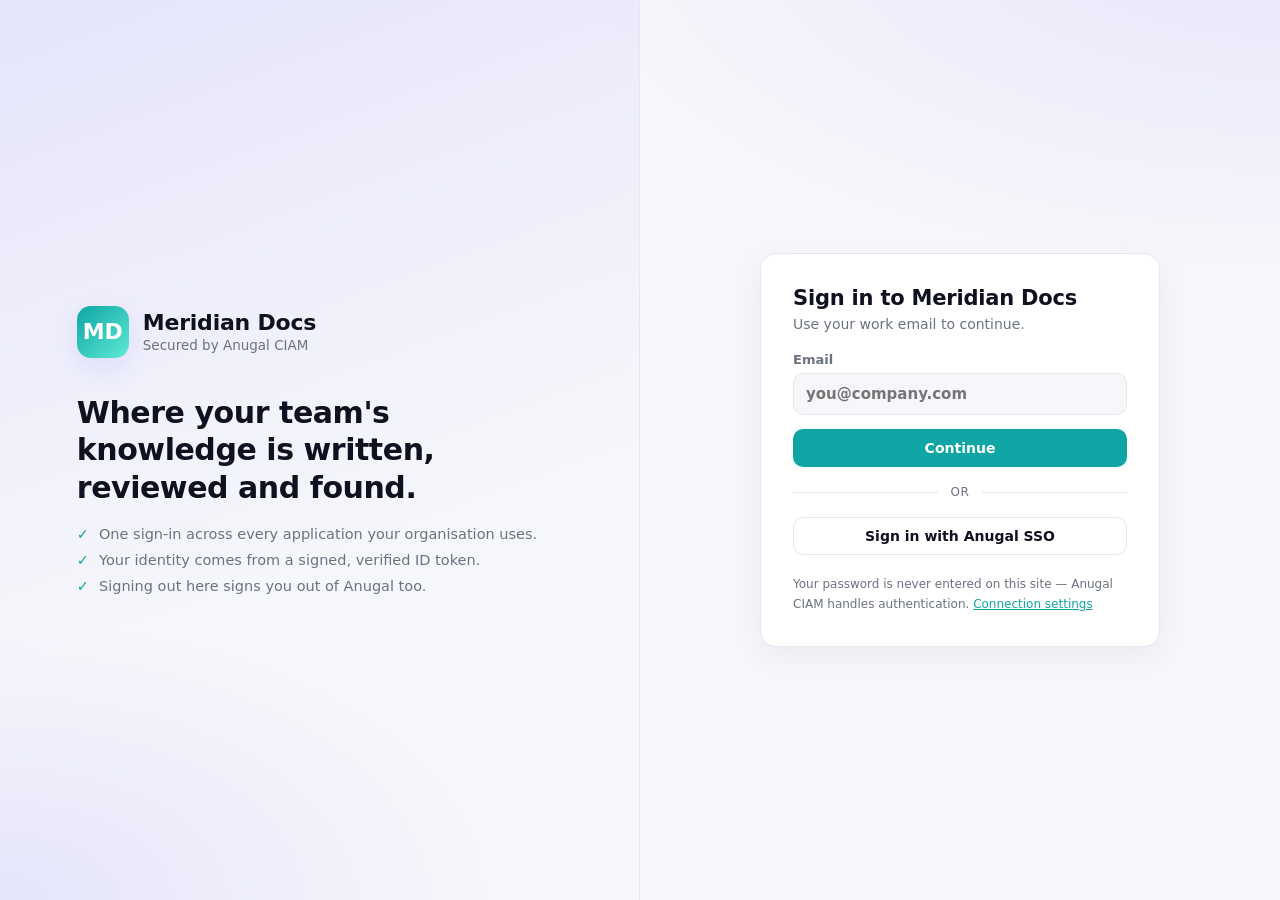
<file: index.html>
<!doctype html>
<html lang="en">
  <head>
    <meta charset="utf-8" />
    <meta name="viewport" content="width=device-width, initial-scale=1" />
    <title>Meridian Docs</title>
    <link rel="stylesheet" href="assets/app.css" />
  </head>
  <body data-loading>
    <header class="topbar">
      <div class="topbar-inner">
        <a class="topbar-brand" data-href="home" href="#">
          <span class="logo sm" data-app-initials></span>
          <span data-app-name></span>
        </a>
        <nav class="topnav" aria-label="Primary">
          <a href="#" aria-current="page">Home</a>
          <a href="#">Documents</a>
          <a href="#">Shared</a>
          <a href="#">Templates</a>
          <a data-href="settings" href="#">Settings</a>
        </nav>
        <div class="topbar-right">
          <a id="sibling-link" class="sibling-link" hidden></a>
          <div class="user-chip">
            <span class="avatar" id="user-initials"></span>
            <span class="user-text">
              <strong id="user-name"></strong>
              <span id="user-email"></span>
            </span>
          </div>
          <button type="button" class="secondary sm" data-sign-out>Sign out</button>
        </div>
      </div>
    </header>

    <main class="dash">
      <div class="dash-head">
        <div>
          <p class="eyebrow" id="org-name">Workspace</p>
          <h1 id="greeting">Welcome</h1>
          <p class="muted">Pick up where you left off. All documents here are sample data.</p>
        </div>
        <div class="segmented" role="group" aria-label="Date range">
          <button type="button" data-range="7" aria-pressed="false">7 days</button>
          <button type="button" data-range="30" aria-pressed="true">30 days</button>
          <button type="button" data-range="90" aria-pressed="false">90 days</button>
        </div>
      </div>

      <section class="kpis" id="kpis" aria-label="Workspace summary"></section>

      <section class="grid two-one">
        <div class="card">
          <div class="card-head">
            <h2>Edits per day</h2>
          </div>
          <div id="chart-edits"></div>
        </div>
        <div class="card">
          <div class="card-head">
            <h2>Documents by space</h2>
          </div>
          <div id="chart-spaces"></div>
        </div>
      </section>

      <section class="grid two-one">
        <div class="card">
          <div class="card-head">
            <h2>Recent documents</h2>
          </div>
          <div class="table-scroll">
            <table class="data">
              <thead>
                <tr>
                  <th>Title</th>
                  <th>Space</th>
                  <th>Owner</th>
                  <th class="num">Updated</th>
                </tr>
              </thead>
              <tbody id="recent-docs"></tbody>
            </table>
          </div>
        </div>
        <div class="card">
          <div class="card-head">
            <h2>Activity</h2>
          </div>
          <ul class="feed" id="activity"></ul>
        </div>
      </section>

      <section class="card">
        <div class="card-head">
          <h2>Your session</h2>
        </div>
        <div class="verify ok">✓ Identity from a verified Anugal ID token</div>
        <p class="muted small" id="token-expiry"></p>
        <table>
          <tbody id="claims"></tbody>
        </table>
      </section>
    </main>

    <div id="session-ended" class="overlay">
      <div class="overlay-card">
        <div class="eyebrow">Anugal CIAM</div>
        <div class="glyph">🔒</div>
        <div class="title">Session ended</div>
        <div class="reason" id="session-ended-reason"></div>
        <div class="body">
          This application signs in through Anugal CIAM. That session has ended,
          so the application is signed out too.
        </div>
        <a id="portal-link" href="#">Return to Anugal sign-in</a>
      </div>
    </div>

    <script src="assets/app-identity.js"></script>
    <script src="config.js"></script>
    <script src="assets/runtime-config.js"></script>
    <script src="assets/oidc-client.js"></script>
    <script src="assets/app-shell.js"></script>
    <script src="assets/charts.js"></script>
    <script src="assets/dashboard.js"></script>
    <script src="assets/home.js"></script>
  </body>
</html>
</file>
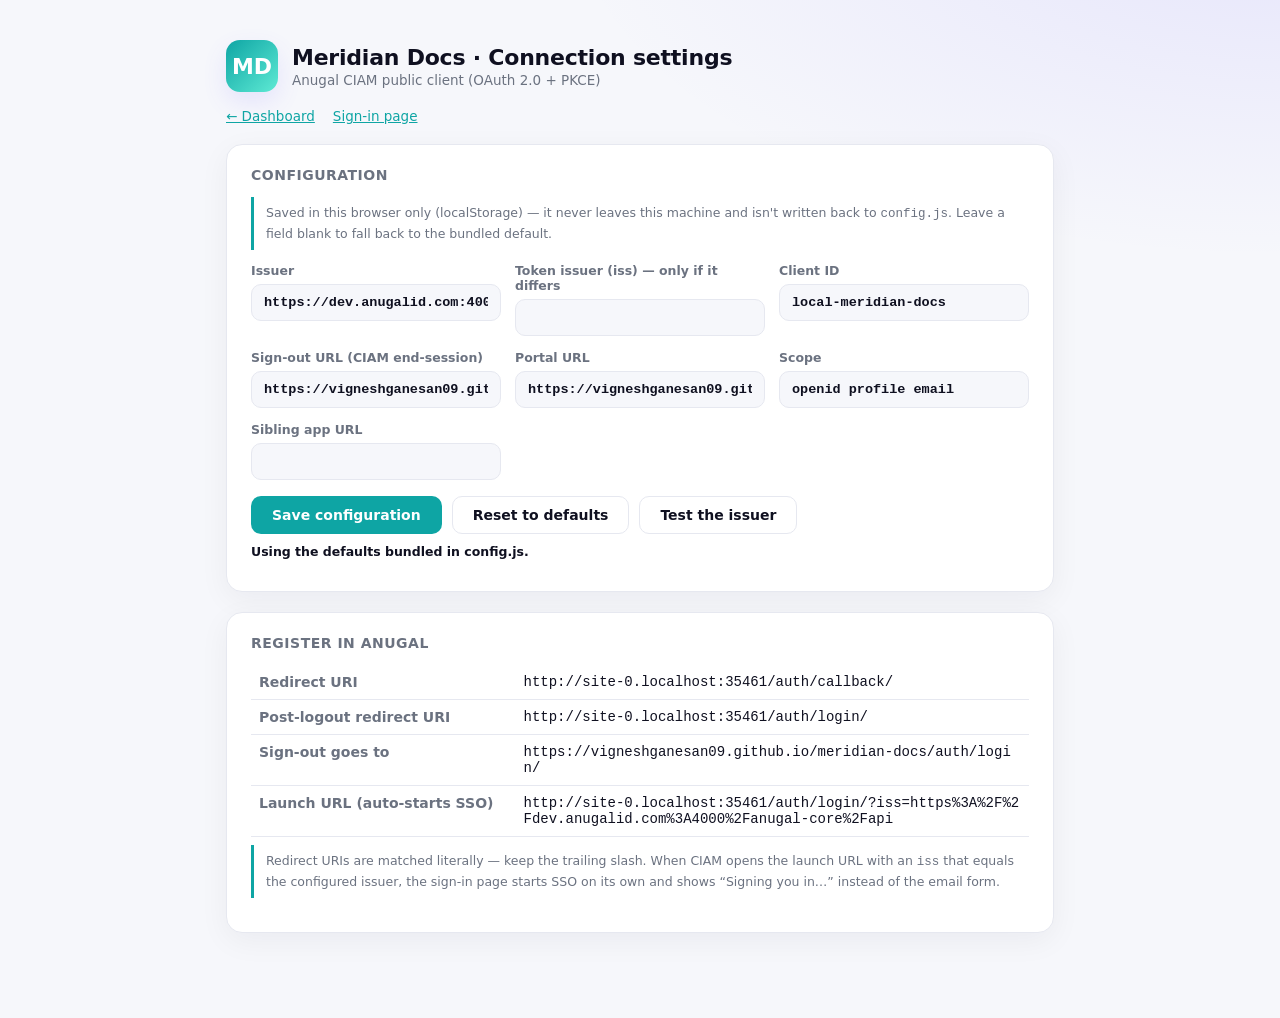
<file: settings/index.html>
<!doctype html>
<html lang="en">
  <head>
    <meta charset="utf-8" />
    <meta name="viewport" content="width=device-width, initial-scale=1" />
    <title>Connection settings</title>
    <link rel="stylesheet" href="../assets/app.css" />
  </head>
  <body>
    <div class="wrap">
      <div class="brand">
        <div class="logo" data-app-initials></div>
        <div>
          <h1><span data-app-name></span> · Connection settings</h1>
          <p>Anugal CIAM public client (OAuth 2.0 + PKCE)</p>
        </div>
      </div>
      <p class="backlinks">
        <a data-href="home" href="#">← Dashboard</a>
        <a data-href="login" href="#">Sign-in page</a>
      </p>

      <div class="card">
        <h2>Configuration</h2>
        <p class="note">
          Saved in this browser only (localStorage) — it never leaves this
          machine and isn't written back to <code>config.js</code>. Leave a
          field blank to fall back to the bundled default.
        </p>
        <div class="config-form">
          <label>
            <span>Issuer</span>
            <input type="text" id="cfg-issuer" autocomplete="off" spellcheck="false" />
          </label>
          <label>
            <span>Token issuer (iss) — only if it differs</span>
            <input type="text" id="cfg-token-issuer" autocomplete="off" spellcheck="false" />
          </label>
          <label>
            <span>Client ID</span>
            <input type="text" id="cfg-client-id" autocomplete="off" spellcheck="false" />
          </label>
          <label>
            <span>Sign-out URL (CIAM end-session)</span>
            <input type="text" id="cfg-end-session-url" autocomplete="off" spellcheck="false" />
          </label>
          <label>
            <span>Portal URL</span>
            <input type="text" id="cfg-portal-url" autocomplete="off" spellcheck="false" />
          </label>
          <label>
            <span>Scope</span>
            <input type="text" id="cfg-scope" autocomplete="off" spellcheck="false" />
          </label>
          <label>
            <span>Sibling app URL</span>
            <input type="text" id="cfg-sibling-url" autocomplete="off" spellcheck="false" />
          </label>
        </div>
        <div class="actions">
          <button type="button" class="primary" id="cfg-save">Save configuration</button>
          <button type="button" class="secondary" id="cfg-reset">Reset to defaults</button>
          <button type="button" class="secondary" id="test-issuer">Test the issuer</button>
        </div>
        <div id="cfg-status" class="verify"></div>
        <div id="issuer-status" class="verify"></div>
      </div>

      <div class="card">
        <h2>Register in Anugal</h2>
        <table>
          <tbody>
            <tr>
              <td class="k">Redirect URI</td>
              <td class="v" id="uri-callback"></td>
            </tr>
            <tr>
              <td class="k">Post-logout redirect URI</td>
              <td class="v" id="uri-logout"></td>
            </tr>
            <tr>
              <td class="k">Sign-out goes to</td>
              <td class="v" id="uri-end-session"></td>
            </tr>
            <tr>
              <td class="k">Launch URL (auto-starts SSO)</td>
              <td class="v" id="uri-launch"></td>
            </tr>
          </tbody>
        </table>
        <p class="note">
          Redirect URIs are matched literally — keep the trailing slash. When
          CIAM opens the launch URL with an <code>iss</code> that equals the
          configured issuer, the sign-in page starts SSO on its own and shows
          “Signing you in…” instead of the email form.
        </p>
      </div>
    </div>

    <script src="../assets/app-identity.js"></script>
    <script src="../config.js"></script>
    <script src="../assets/runtime-config.js"></script>
    <script src="../assets/oidc-client.js"></script>
    <script src="../assets/app-shell.js"></script>
    <script src="../assets/settings.js"></script>
  </body>
</html>
</file>
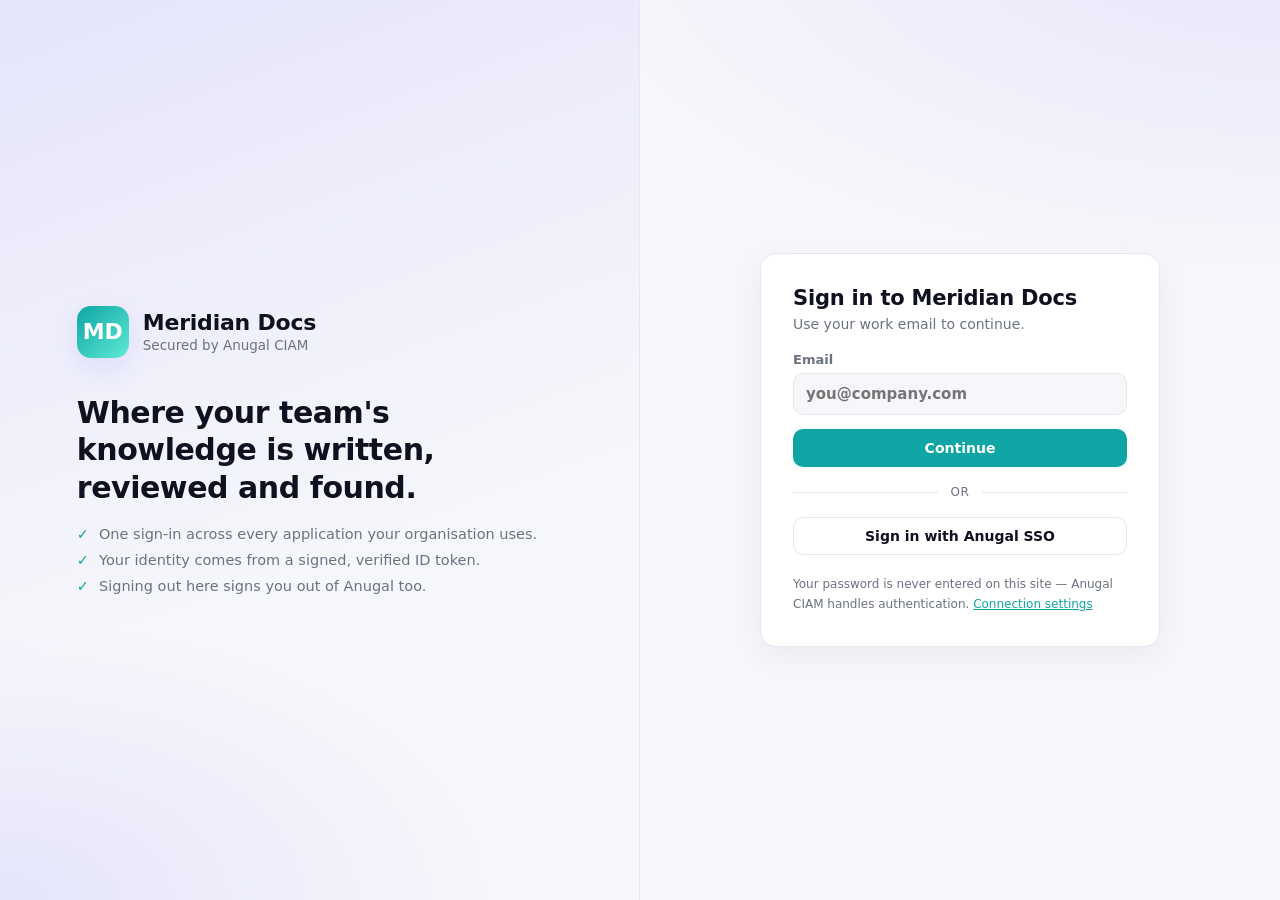
<file: auth/callback/index.html>
<!doctype html>
<html lang="en">
  <head>
    <meta charset="utf-8" />
    <meta name="viewport" content="width=device-width, initial-scale=1" />
    <meta name="referrer" content="no-referrer" />
    <title>Signing you in…</title>
    <link rel="stylesheet" href="../../assets/app.css" />
  </head>
  <body class="auth-body">
    <main class="auth-panel center">
      <div class="card auth-card">
        <div class="signing-in">
          <div class="spinner" aria-hidden="true"></div>
          <h2 class="auth-title">Signing you in…</h2>
          <p class="muted">Verifying your sign-in with Anugal CIAM.</p>
        </div>
      </div>
    </main>

    <script src="../../assets/app-identity.js"></script>
    <script src="../../config.js"></script>
    <script src="../../assets/runtime-config.js"></script>
    <script src="../../assets/oidc-client.js"></script>
    <script src="../../assets/app-shell.js"></script>
    <script src="../../assets/callback.js"></script>
  </body>
</html>
</file>
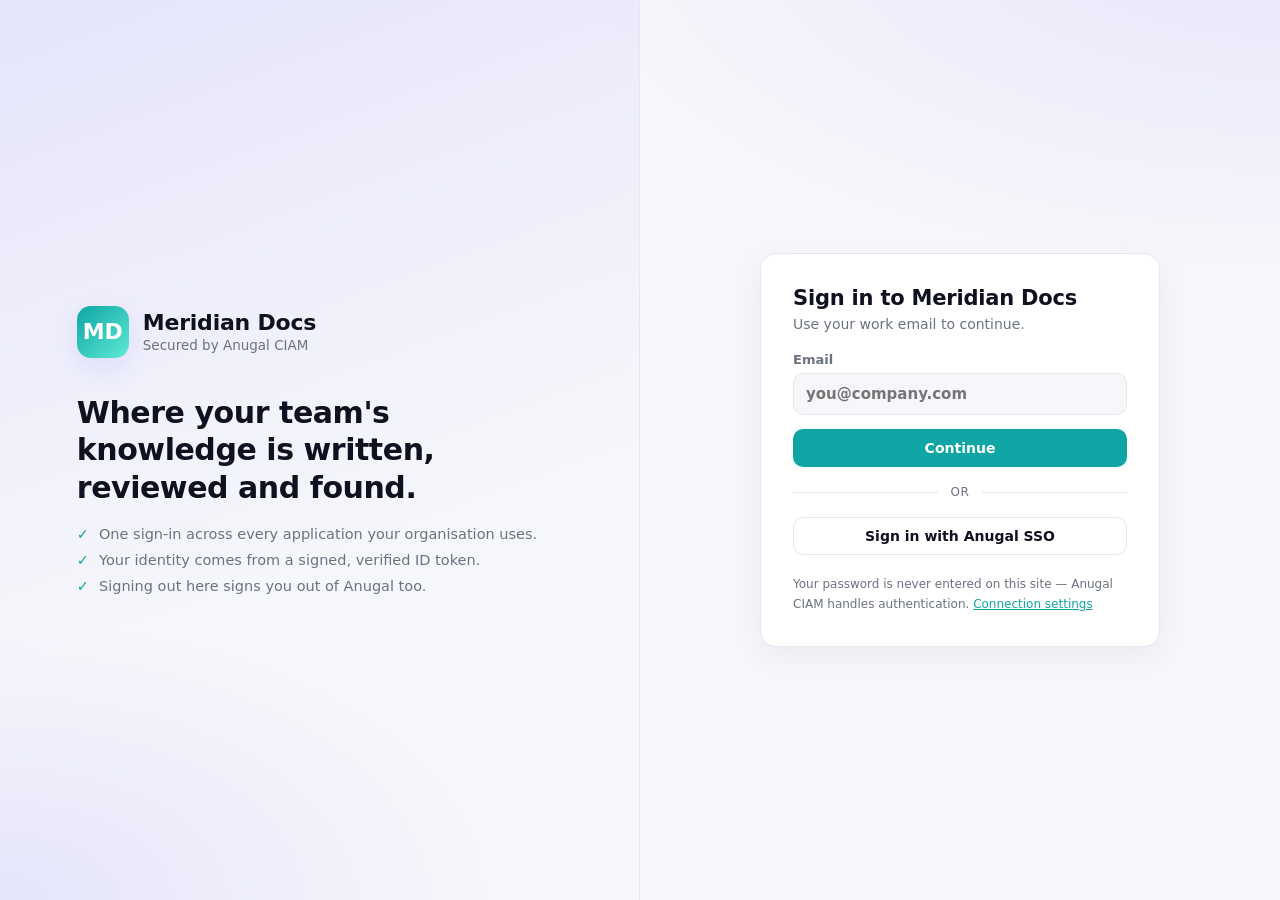
<file: auth/login/index.html>
<!doctype html>
<html lang="en">
  <head>
    <meta charset="utf-8" />
    <meta name="viewport" content="width=device-width, initial-scale=1" />
    <meta name="referrer" content="no-referrer" />
    <title>Sign in</title>
    <link rel="stylesheet" href="../../assets/app.css" />
  </head>
  <body class="auth-body">
    <div class="auth-layout">
      <section class="auth-hero" aria-hidden="true">
        <div class="brand">
          <div class="logo" data-app-initials></div>
          <div>
            <h1 data-app-name></h1>
            <p>Secured by Anugal CIAM</p>
          </div>
        </div>
        <p class="auth-hero-tagline" data-app-tagline></p>
        <ul class="auth-hero-points">
          <li>One sign-in across every application your organisation uses.</li>
          <li>Your identity comes from a signed, verified ID token.</li>
          <li>Signing out here signs you out of Anugal too.</li>
        </ul>
      </section>

      <main class="auth-panel">
        <div class="card auth-card">
          <!-- Shown while an SSO launch from CIAM is being handed off. -->
          <div id="state-signing-in" class="signing-in" hidden>
            <div class="spinner" aria-hidden="true"></div>
            <h2 class="auth-title">Signing you in…</h2>
            <p class="muted" id="signing-in-detail">Redirecting to Anugal CIAM.</p>
          </div>

          <!-- The normal sign-in page. -->
          <div id="state-form" hidden>
            <h2 class="auth-title">Sign in to <span data-app-name></span></h2>
            <p class="muted">Use your work email to continue.</p>

            <div id="login-error" class="banner err" role="alert" hidden>
              <strong>Sign-in failed.</strong>
              <span id="login-error-text"></span>
            </div>
            <div id="login-info" class="banner info" role="status" hidden></div>

            <form id="email-form" class="auth-form" novalidate>
              <label>
                <span>Email</span>
                <input
                  type="email"
                  id="email"
                  name="email"
                  autocomplete="username"
                  placeholder="you@company.com"
                  required
                />
              </label>
              <button type="submit" class="primary block" id="email-continue">Continue</button>
            </form>

            <div class="divider"><span>or</span></div>

            <button type="button" class="secondary block" id="sso-button">
              Sign in with Anugal SSO
            </button>

            <p class="fineprint">
              Your password is never entered on this site — Anugal CIAM handles
              authentication. <a data-href="settings" href="#">Connection settings</a>
            </p>
          </div>
        </div>
      </main>
    </div>

    <script src="../../assets/app-identity.js"></script>
    <script src="../../config.js"></script>
    <script src="../../assets/runtime-config.js"></script>
    <script src="../../assets/oidc-client.js"></script>
    <script src="../../assets/app-shell.js"></script>
    <script src="../../assets/login.js"></script>
  </body>
</html>
</file>
<file: assets/app.css>
/*
 * Shared look for the demo applications. Each page sets its own --accent, so a
 * second app is a new HTML file and one colour rather than a copy of this file.
 */

:root {
  --accent: #6d5efc;
  --accent-soft: rgba(109, 94, 252, 0.12);
  --ink: #0f1020;
  --muted: #6b7280;
  --line: #e6e8f0;
  --surface: #ffffff;
  --canvas: #f6f7fb;
  --ok: #16a34a;
  --ok-soft: rgba(22, 163, 74, 0.12);
  --err: #dc2626;
  --err-soft: rgba(220, 38, 38, 0.1);
  --shadow: 0 8px 30px rgba(15, 16, 32, 0.05);
  --accent-2: #9b8bff;
  --series-1: #2a78d6;
  --series-1-soft: rgba(42, 120, 214, 0.12);
  --warn-soft: rgba(234, 179, 8, 0.14);
}

@media (prefers-color-scheme: dark) {
  :root:not([data-theme="light"]) {
    --ink: #f3f4f8;
    --muted: #9aa0b4;
    --line: rgba(255, 255, 255, 0.1);
    --surface: #16131f;
    --canvas: #0c0a12;
    --accent-soft: rgba(109, 94, 252, 0.2);
    --ok-soft: rgba(22, 163, 74, 0.18);
    --err-soft: rgba(220, 38, 38, 0.18);
    --shadow: 0 8px 30px rgba(0, 0, 0, 0.4);
    --series-1: #3987e5;
    --series-1-soft: rgba(57, 135, 229, 0.18);
  }
}

* {
  box-sizing: border-box;
}

body {
  margin: 0;
  min-height: 100vh;
  font-family: system-ui, -apple-system, "Segoe UI", Roboto, sans-serif;
  color: var(--ink);
  background:
    radial-gradient(1200px 600px at 100% -10%, var(--accent-soft), transparent 60%),
    var(--canvas);
}

.wrap {
  max-width: 860px;
  margin: 0 auto;
  padding: 40px 16px 64px;
}

/* ---- header ------------------------------------------------------------- */

.brand {
  display: flex;
  align-items: center;
  gap: 14px;
  margin-bottom: 28px;
}

.logo {
  width: 52px;
  height: 52px;
  flex-shrink: 0;
  border-radius: 14px;
  background: linear-gradient(135deg, var(--accent), var(--accent-2));
  display: flex;
  align-items: center;
  justify-content: center;
  color: #fff;
  font-weight: 800;
  font-size: 22px;
  box-shadow: 0 10px 24px var(--accent-soft);
}

.brand h1 {
  margin: 0;
  font-size: 22px;
  letter-spacing: -0.01em;
}

.brand p {
  margin: 2px 0 0;
  color: var(--muted);
  font-size: 13.5px;
}

/* ---- surfaces ----------------------------------------------------------- */

.card {
  background: var(--surface);
  border: 1px solid var(--line);
  border-radius: 16px;
  padding: 22px 24px;
  box-shadow: var(--shadow);
  margin-bottom: 20px;
}

h2 {
  margin: 0 0 14px;
  font-size: 14px;
  text-transform: uppercase;
  letter-spacing: 0.5px;
  color: var(--muted);
}

.pill {
  display: inline-flex;
  align-items: center;
  gap: 8px;
  padding: 6px 12px;
  border-radius: 999px;
  font-size: 13px;
  font-weight: 600;
}

.pill.ok {
  background: var(--ok-soft);
  color: var(--ok);
}

.pill.neutral {
  background: var(--accent-soft);
  color: var(--accent);
}

.pill.err {
  background: var(--err-soft);
  color: var(--err);
}

.dot {
  width: 8px;
  height: 8px;
  border-radius: 50%;
  background: currentColor;
}

.note {
  margin-top: 8px;
  padding: 6px 0 6px 12px;
  border-left: 3px solid var(--accent);
  font-size: 12.5px;
  color: var(--muted);
  line-height: 1.6;
}

/* ---- data --------------------------------------------------------------- */

table {
  width: 100%;
  border-collapse: collapse;
  font-size: 14px;
}

td {
  padding: 9px 8px;
  border-bottom: 1px solid var(--line);
  vertical-align: top;
}

td.k {
  width: 34%;
  color: var(--muted);
  font-weight: 600;
  word-break: break-word;
}

td.v {
  font-family: ui-monospace, "SF Mono", Menlo, monospace;
  word-break: break-all;
}

.empty {
  padding: 6px 2px;
  font-size: 14px;
  color: var(--muted);
}

.meta {
  font-size: 12.5px;
  color: var(--muted);
  line-height: 1.7;
}

.meta span {
  font-family: ui-monospace, "SF Mono", Menlo, monospace;
  word-break: break-all;
}

.verify {
  margin-top: 10px;
  font-size: 12.5px;
  font-weight: 600;
}

.verify.ok {
  color: var(--ok);
}

.verify.err {
  color: var(--err);
}

/* ---- configuration form --------------------------------------------------- */

.config-form {
  display: grid;
  grid-template-columns: repeat(auto-fit, minmax(220px, 1fr));
  gap: 14px;
  margin-top: 4px;
}

.config-form label {
  display: flex;
  flex-direction: column;
  gap: 6px;
  font-size: 12.5px;
  font-weight: 600;
  color: var(--muted);
}

.config-form input {
  font: inherit;
  font-size: 13.5px;
  font-family: ui-monospace, "SF Mono", Menlo, monospace;
  padding: 10px 12px;
  border-radius: 10px;
  border: 1px solid var(--line);
  background: var(--canvas);
  color: var(--ink);
}

.config-form input::placeholder {
  color: var(--muted);
  opacity: 0.7;
}

.config-form input:focus-visible {
  outline: 2px solid var(--accent);
  outline-offset: 1px;
  border-color: var(--accent);
}

/* ---- actions ------------------------------------------------------------ */

.actions {
  display: flex;
  flex-wrap: wrap;
  gap: 10px;
  margin-top: 16px;
}

button {
  white-space: nowrap;
  font: inherit;
  font-weight: 700;
  font-size: 14px;
  padding: 10px 20px;
  border-radius: 10px;
  border: 1px solid transparent;
  cursor: pointer;
}

button.primary {
  background: var(--accent);
  color: #fff;
}

button.secondary {
  background: transparent;
  border-color: var(--line);
  color: var(--ink);
}

button:hover {
  filter: brightness(1.05);
}

button:focus-visible {
  outline: 2px solid var(--accent);
  outline-offset: 2px;
}

/* ---- app index ---------------------------------------------------------- */

.app-list {
  display: grid;
  grid-template-columns: repeat(auto-fit, minmax(240px, 1fr));
  gap: 16px;
}

.app-link {
  display: flex;
  align-items: center;
  gap: 14px;
  padding: 18px;
  border: 1px solid var(--line);
  border-radius: 14px;
  background: var(--surface);
  text-decoration: none;
  color: inherit;
  box-shadow: var(--shadow);
}

.app-link:hover {
  border-color: var(--accent);
}

.app-link strong {
  display: block;
  font-size: 15px;
}

.app-link span {
  font-size: 12.5px;
  color: var(--muted);
}

/* ---- session-ended overlay ---------------------------------------------- */

.overlay {
  position: fixed;
  inset: 0;
  z-index: 9999;
  display: none;
  align-items: center;
  justify-content: center;
  padding: 20px;
  background: rgba(7, 4, 14, 0.92);
}

.overlay[data-open="true"] {
  display: flex;
}

.overlay-card {
  max-width: 440px;
  padding: 34px 38px;
  text-align: center;
  border-radius: 18px;
  background: #140c22;
  border: 1px solid rgba(196, 181, 253, 0.18);
  box-shadow: 0 30px 80px rgba(0, 0, 0, 0.6);
}

.overlay-card .eyebrow {
  font-size: 13px;
  font-weight: 700;
  letter-spacing: 0.08em;
  text-transform: uppercase;
  color: #c4b5fd;
}

.overlay-card .glyph {
  margin-top: 14px;
  font-size: 40px;
  line-height: 1;
}

.overlay-card .title {
  margin-top: 12px;
  font-size: 22px;
  font-weight: 800;
  color: #f5f3ff;
}

.overlay-card .reason {
  margin-top: 8px;
  font-size: 14px;
  color: #c4b5fd;
}

.overlay-card .body {
  margin-top: 12px;
  font-size: 12.5px;
  line-height: 1.6;
  color: #9b93b5;
}

.overlay-card a {
  display: inline-block;
  margin-top: 22px;
  padding: 11px 24px;
  border-radius: 10px;
  background: #e6b84c;
  color: #2a1e00;
  font-weight: 800;
  font-size: 14.5px;
  text-decoration: none;
}

/* ---- shared text -------------------------------------------------------- */

a {
  color: var(--accent);
}

.muted {
  color: var(--muted);
}

.small {
  font-size: 12.5px;
}

.mono {
  font-family: ui-monospace, "SF Mono", Menlo, monospace;
}

.eyebrow {
  margin: 0 0 4px;
  font-size: 12px;
  font-weight: 700;
  letter-spacing: 0.06em;
  text-transform: uppercase;
  color: var(--accent);
}

.backlinks {
  display: flex;
  gap: 18px;
  margin: -12px 0 20px;
  font-size: 13.5px;
}

button.block {
  width: 100%;
}

button.sm {
  padding: 7px 14px;
  font-size: 13px;
}

button:disabled {
  opacity: 0.6;
  cursor: default;
}

.logo.sm {
  width: 32px;
  height: 32px;
  border-radius: 9px;
  font-size: 13px;
  box-shadow: none;
}

.banner {
  margin: 16px 0 0;
  padding: 10px 12px;
  border-radius: 10px;
  font-size: 13.5px;
  line-height: 1.5;
}

.banner strong {
  margin-right: 4px;
}

.banner.err {
  background: var(--err-soft);
  color: var(--err);
}

.banner.info {
  background: var(--accent-soft);
  color: var(--ink);
}

/* ---- sign-in ------------------------------------------------------------ */

.auth-layout {
  display: grid;
  grid-template-columns: minmax(0, 1fr) minmax(0, 1fr);
  min-height: 100vh;
}

.auth-hero {
  display: flex;
  flex-direction: column;
  justify-content: center;
  padding: 48px clamp(24px, 6vw, 88px);
  background:
    radial-gradient(700px 400px at 0% 100%, var(--accent-soft), transparent 70%),
    linear-gradient(160deg, var(--accent-soft), transparent 60%);
  border-right: 1px solid var(--line);
}

.auth-hero-tagline {
  margin: 8px 0 20px;
  font-size: clamp(22px, 2.6vw, 30px);
  font-weight: 750;
  line-height: 1.25;
  letter-spacing: -0.015em;
  max-width: 480px;
}

.auth-hero-points {
  margin: 0;
  padding: 0;
  list-style: none;
  display: grid;
  gap: 10px;
  color: var(--muted);
  font-size: 14.5px;
}

.auth-hero-points li::before {
  content: "✓";
  margin-right: 10px;
  color: var(--accent);
  font-weight: 800;
}

.auth-panel {
  display: flex;
  align-items: center;
  justify-content: center;
  padding: 32px 16px;
}

.auth-panel.center {
  min-height: 100vh;
}

.auth-card {
  width: 100%;
  max-width: 400px;
  padding: 32px;
  margin: 0;
}

.auth-title {
  margin: 0 0 6px;
  font-size: 21px;
  text-transform: none;
  letter-spacing: -0.01em;
  color: var(--ink);
}

.auth-card .muted {
  margin: 0;
  font-size: 14px;
}

.auth-form {
  display: grid;
  gap: 14px;
  margin-top: 20px;
}

.auth-form label {
  display: grid;
  gap: 6px;
  font-size: 13px;
  font-weight: 600;
  color: var(--muted);
}

.auth-form input {
  font: inherit;
  font-size: 15px;
  padding: 11px 12px;
  border-radius: 10px;
  border: 1px solid var(--line);
  background: var(--canvas);
  color: var(--ink);
}

.auth-form input:focus-visible {
  outline: 2px solid var(--accent);
  outline-offset: 1px;
  border-color: var(--accent);
}

.divider {
  display: flex;
  align-items: center;
  gap: 12px;
  margin: 18px 0;
  color: var(--muted);
  font-size: 12px;
  text-transform: uppercase;
  letter-spacing: 0.06em;
}

.divider::before,
.divider::after {
  content: "";
  flex: 1;
  height: 1px;
  background: var(--line);
}

.fineprint {
  margin: 20px 0 0;
  font-size: 12px;
  line-height: 1.6;
  color: var(--muted);
}

.signing-in {
  text-align: center;
  padding: 20px 0;
}

.spinner {
  width: 40px;
  height: 40px;
  margin: 0 auto 18px;
  border-radius: 50%;
  border: 3px solid var(--accent-soft);
  border-top-color: var(--accent);
  animation: spin 0.8s linear infinite;
}

@keyframes spin {
  to {
    transform: rotate(360deg);
  }
}

@media (prefers-reduced-motion: reduce) {
  .spinner {
    animation-duration: 2.4s;
  }
}

@media (max-width: 820px) {
  .auth-layout {
    grid-template-columns: 1fr;
  }
  .auth-hero {
    padding: 28px 16px 8px;
    border-right: 0;
    background: none;
  }
  .auth-hero-tagline,
  .auth-hero-points {
    display: none;
  }
  .auth-panel {
    align-items: flex-start;
    padding-top: 12px;
  }
}

/* ---- dashboard ---------------------------------------------------------- */

body[data-loading] .topbar,
body[data-loading] .dash {
  visibility: hidden;
}

.topbar {
  position: sticky;
  top: 0;
  z-index: 10;
  background: var(--surface);
  border-bottom: 1px solid var(--line);
}

.topbar-inner {
  display: flex;
  align-items: center;
  gap: 24px;
  max-width: 1240px;
  margin: 0 auto;
  padding: 10px 16px;
}

.topbar-brand {
  display: flex;
  align-items: center;
  gap: 10px;
  color: var(--ink);
  font-weight: 750;
  text-decoration: none;
  white-space: nowrap;
}

.topnav {
  display: flex;
  gap: 4px;
  min-width: 0;
  overflow-x: auto;
}

.topnav a {
  padding: 7px 12px;
  border-radius: 8px;
  color: var(--muted);
  font-size: 14px;
  font-weight: 600;
  text-decoration: none;
  white-space: nowrap;
}

.topnav a:hover {
  color: var(--ink);
  background: var(--canvas);
}

.topnav a[aria-current="page"] {
  color: var(--accent);
  background: var(--accent-soft);
}

.topbar-right {
  display: flex;
  align-items: center;
  gap: 14px;
  margin-left: auto;
}

.sibling-link {
  font-size: 13px;
  font-weight: 600;
  text-decoration: none;
  white-space: nowrap;
}

.user-chip {
  display: flex;
  align-items: center;
  gap: 10px;
  min-width: 0;
}

.avatar {
  display: inline-flex;
  align-items: center;
  justify-content: center;
  width: 34px;
  height: 34px;
  flex-shrink: 0;
  border-radius: 50%;
  background: var(--accent-soft);
  color: var(--accent);
  font-size: 13px;
  font-weight: 800;
}

.user-text {
  display: grid;
  line-height: 1.25;
  min-width: 0;
}

.user-text strong {
  font-size: 13.5px;
}

.user-text span {
  font-size: 12px;
  color: var(--muted);
  overflow: hidden;
  text-overflow: ellipsis;
  white-space: nowrap;
  max-width: 200px;
}

.dash {
  max-width: 1240px;
  margin: 0 auto;
  padding: 28px 16px 64px;
}

.dash-head {
  display: flex;
  flex-wrap: wrap;
  align-items: flex-end;
  justify-content: space-between;
  gap: 16px;
  margin-bottom: 22px;
}

.dash-head h1 {
  margin: 0;
  font-size: 26px;
  letter-spacing: -0.015em;
}

.dash-head .muted {
  margin: 4px 0 0;
  font-size: 14px;
}

.segmented {
  display: inline-flex;
  padding: 3px;
  border-radius: 10px;
  border: 1px solid var(--line);
  background: var(--surface);
}

.segmented button {
  padding: 6px 12px;
  font-size: 13px;
  font-weight: 600;
  background: transparent;
  color: var(--muted);
  border-radius: 8px;
}

.segmented button[aria-pressed="true"] {
  background: var(--accent-soft);
  color: var(--accent);
}

.kpis {
  display: grid;
  grid-template-columns: repeat(auto-fit, minmax(150px, 1fr));
  gap: 16px;
  margin-bottom: 16px;
}

.kpis .card {
  margin: 0;
}

.kpi-label {
  font-size: 13px;
  font-weight: 600;
  color: var(--muted);
}

.kpi-value {
  margin-top: 6px;
  font-size: 28px;
  font-weight: 750;
  letter-spacing: -0.02em;
  font-variant-numeric: tabular-nums;
}

.kpi-delta {
  margin-top: 6px;
  font-size: 12.5px;
  font-weight: 600;
}

.kpi-delta.good {
  color: var(--ok);
}

.kpi-delta.bad {
  color: var(--err);
}

.kpi-meter {
  height: 6px;
  margin-top: 10px;
  border-radius: 999px;
  background: var(--series-1-soft);
  overflow: hidden;
}

.kpi-meter span {
  display: block;
  height: 100%;
  border-radius: 999px;
  background: var(--series-1);
}

.grid {
  display: grid;
  gap: 16px;
  margin-bottom: 16px;
}

.grid .card {
  margin: 0;
  min-width: 0;
}

.grid.two-one {
  grid-template-columns: minmax(0, 2fr) minmax(0, 1fr);
}

@media (max-width: 1180px) {
  .user-text {
    display: none;
  }
}

@media (max-width: 900px) {
  .grid.two-one {
    grid-template-columns: 1fr;
  }
  .topnav {
    display: none;
  }
}

@media (max-width: 520px) {
  .sibling-link {
    display: none;
  }
}

.card-head {
  display: flex;
  align-items: center;
  justify-content: space-between;
  margin-bottom: 8px;
}

.card-head h2 {
  margin: 0;
}

.table-scroll {
  overflow-x: auto;
}

table.data th {
  padding: 8px;
  text-align: left;
  font-size: 12px;
  font-weight: 600;
  color: var(--muted);
  border-bottom: 1px solid var(--line);
  white-space: nowrap;
}

table.data td {
  font-size: 13.5px;
}

table.data .num {
  text-align: right;
  font-variant-numeric: tabular-nums;
  white-space: nowrap;
}

.tag {
  display: inline-block;
  padding: 2px 8px;
  border-radius: 999px;
  background: var(--canvas);
  border: 1px solid var(--line);
  font-size: 12px;
  color: var(--muted);
  white-space: nowrap;
}

.feed {
  margin: 0;
  padding: 0;
  list-style: none;
}

.feed li {
  display: flex;
  gap: 12px;
  padding: 10px 0;
  border-bottom: 1px solid var(--line);
  font-size: 13.5px;
  line-height: 1.45;
}

.feed li:last-child {
  border-bottom: 0;
}

.feed .avatar {
  width: 28px;
  height: 28px;
  font-size: 11px;
}

.feed time {
  display: block;
  font-size: 12px;
  color: var(--muted);
}

/* ---- charts ------------------------------------------------------------- */

.chart {
  position: relative;
}

.chart svg {
  display: block;
  width: 100%;
  height: auto;
}

.chart .gridline {
  stroke: var(--line);
  stroke-width: 1;
}

.chart .baseline {
  stroke: var(--muted);
  stroke-opacity: 0.5;
  stroke-width: 1;
}

.chart .tick {
  fill: var(--muted);
  font-size: 11px;
  font-variant-numeric: tabular-nums;
}

.chart .line {
  fill: none;
  stroke: var(--series-1);
  stroke-width: 2;
  stroke-linejoin: round;
  stroke-linecap: round;
}

.chart .area {
  fill: var(--series-1-soft);
}

.chart .crosshair {
  stroke: var(--muted);
  stroke-dasharray: 3 3;
}

.chart .dot-marker {
  fill: var(--series-1);
  stroke: var(--surface);
  stroke-width: 2;
}

.chart .bar {
  fill: var(--series-1);
}

.chart .bar.active {
  filter: brightness(1.15);
}

.chart-tip {
  position: absolute;
  z-index: 2;
  pointer-events: none;
  padding: 6px 10px;
  border-radius: 8px;
  background: var(--ink);
  color: var(--surface);
  font-size: 12px;
  white-space: nowrap;
  box-shadow: var(--shadow);
}

.chart-tip-label {
  opacity: 0.75;
}

.chart-tip-value {
  font-weight: 700;
  font-variant-numeric: tabular-nums;
}

.hbars {
  position: relative;
  display: grid;
  gap: 12px;
  padding-top: 6px;
}

.hbar-row {
  display: grid;
  grid-template-columns: minmax(90px, 38%) 1fr auto;
  align-items: center;
  gap: 10px;
  font-size: 13px;
}

.hbar-label {
  color: var(--ink);
  overflow: hidden;
  text-overflow: ellipsis;
  white-space: nowrap;
}

.hbar-track {
  height: 10px;
  border-radius: 0 4px 4px 0;
}

.hbar-fill {
  display: block;
  height: 100%;
  border-radius: 0 4px 4px 0;
  background: var(--series-1);
}

.hbar-row:hover .hbar-fill {
  filter: brightness(1.15);
}

.hbar-value {
  min-width: 44px;
  text-align: right;
  color: var(--muted);
  font-variant-numeric: tabular-nums;
}
</file>
